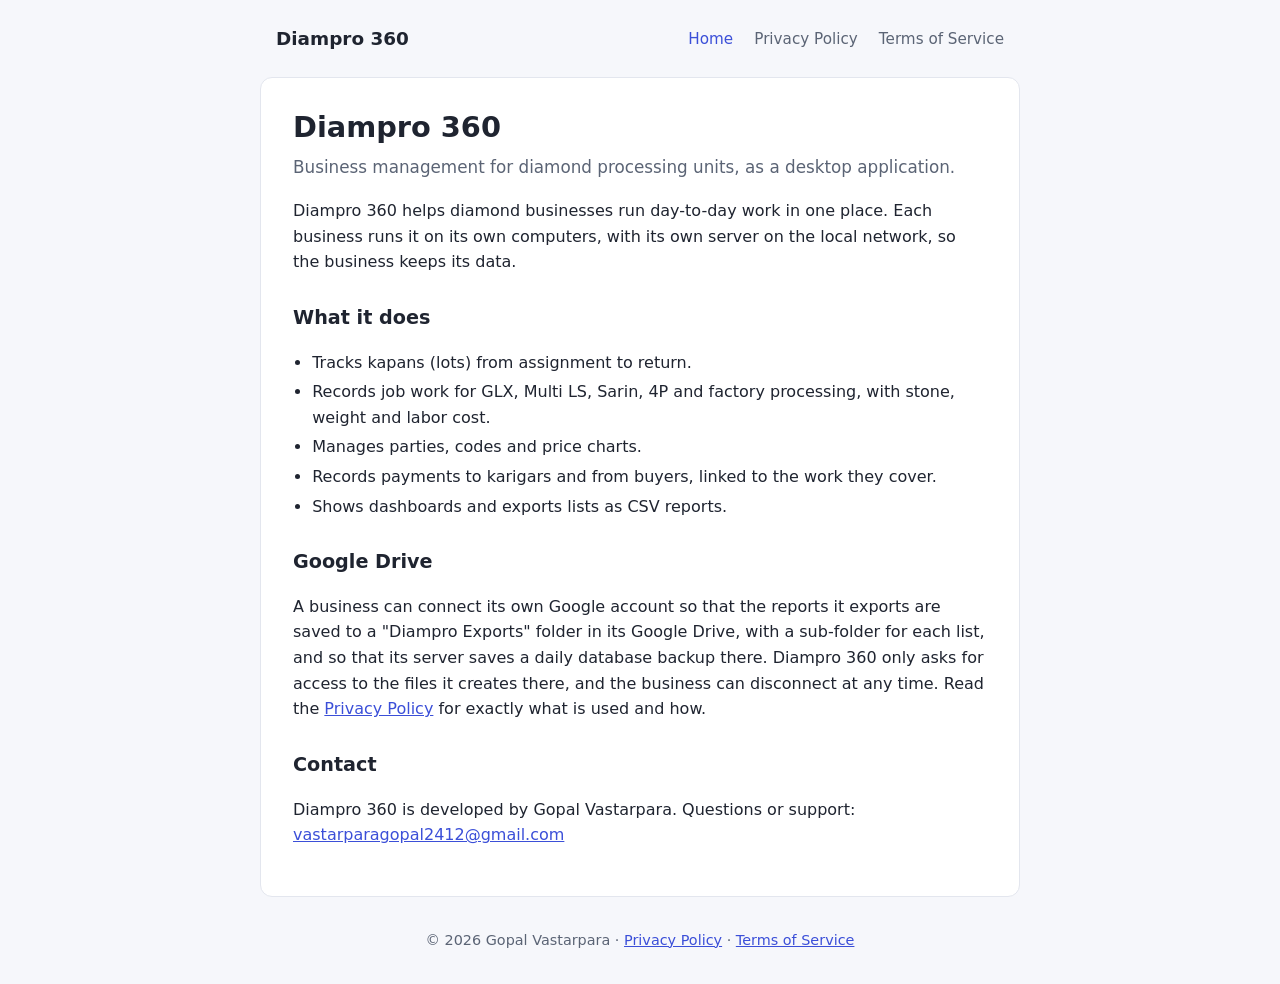
<file: index.html>
<!DOCTYPE html>
<html lang="en">
<head>
    <meta charset="utf-8">
    <meta name="viewport" content="width=device-width, initial-scale=1">
    <title>Diampro 360</title>
    <meta name="description" content="Diampro 360 is a desktop application for diamond processing businesses: kapan tracking, job work, payments and reports.">
    <link rel="stylesheet" href="style.css">
</head>
<body>
    <header>
        <a class="brand" href="./">Diampro 360</a>
        <nav>
            <a href="./" aria-current="page">Home</a>
            <a href="privacy.html">Privacy Policy</a>
            <a href="terms.html">Terms of Service</a>
        </nav>
    </header>

    <main>
        <h1>Diampro 360</h1>
        <p class="lead">Business management for diamond processing units, as a desktop application.</p>

        <p>
            Diampro 360 helps diamond businesses run day-to-day work in one place. Each business runs it on its own
            computers, with its own server on the local network, so the business keeps its data.
        </p>

        <h2>What it does</h2>
        <ul>
            <li>Tracks kapans (lots) from assignment to return.</li>
            <li>Records job work for GLX, Multi LS, Sarin, 4P and factory processing, with stone, weight and labor cost.</li>
            <li>Manages parties, codes and price charts.</li>
            <li>Records payments to karigars and from buyers, linked to the work they cover.</li>
            <li>Shows dashboards and exports lists as CSV reports.</li>
        </ul>

        <h2>Google Drive</h2>
        <p>
            A business can connect its own Google account so that the reports it exports are saved to a
            "Diampro Exports" folder in its Google Drive, with a sub-folder for each list, and so that its server
            saves a daily database backup there. Diampro 360 only asks for access to the files it creates
            there, and the business can disconnect at any time. Read the <a href="privacy.html">Privacy Policy</a>
            for exactly what is used and how.
        </p>

        <h2>Contact</h2>
        <p>
            Diampro 360 is developed by Gopal Vastarpara.
            Questions or support: <a href="mailto:vastarparagopal2412@gmail.com">vastarparagopal2412@gmail.com</a>
        </p>
    </main>

    <footer>
        © 2026 Gopal Vastarpara · <a href="privacy.html">Privacy Policy</a> · <a href="terms.html">Terms of Service</a>
    </footer>
</body>
</html>
</file>
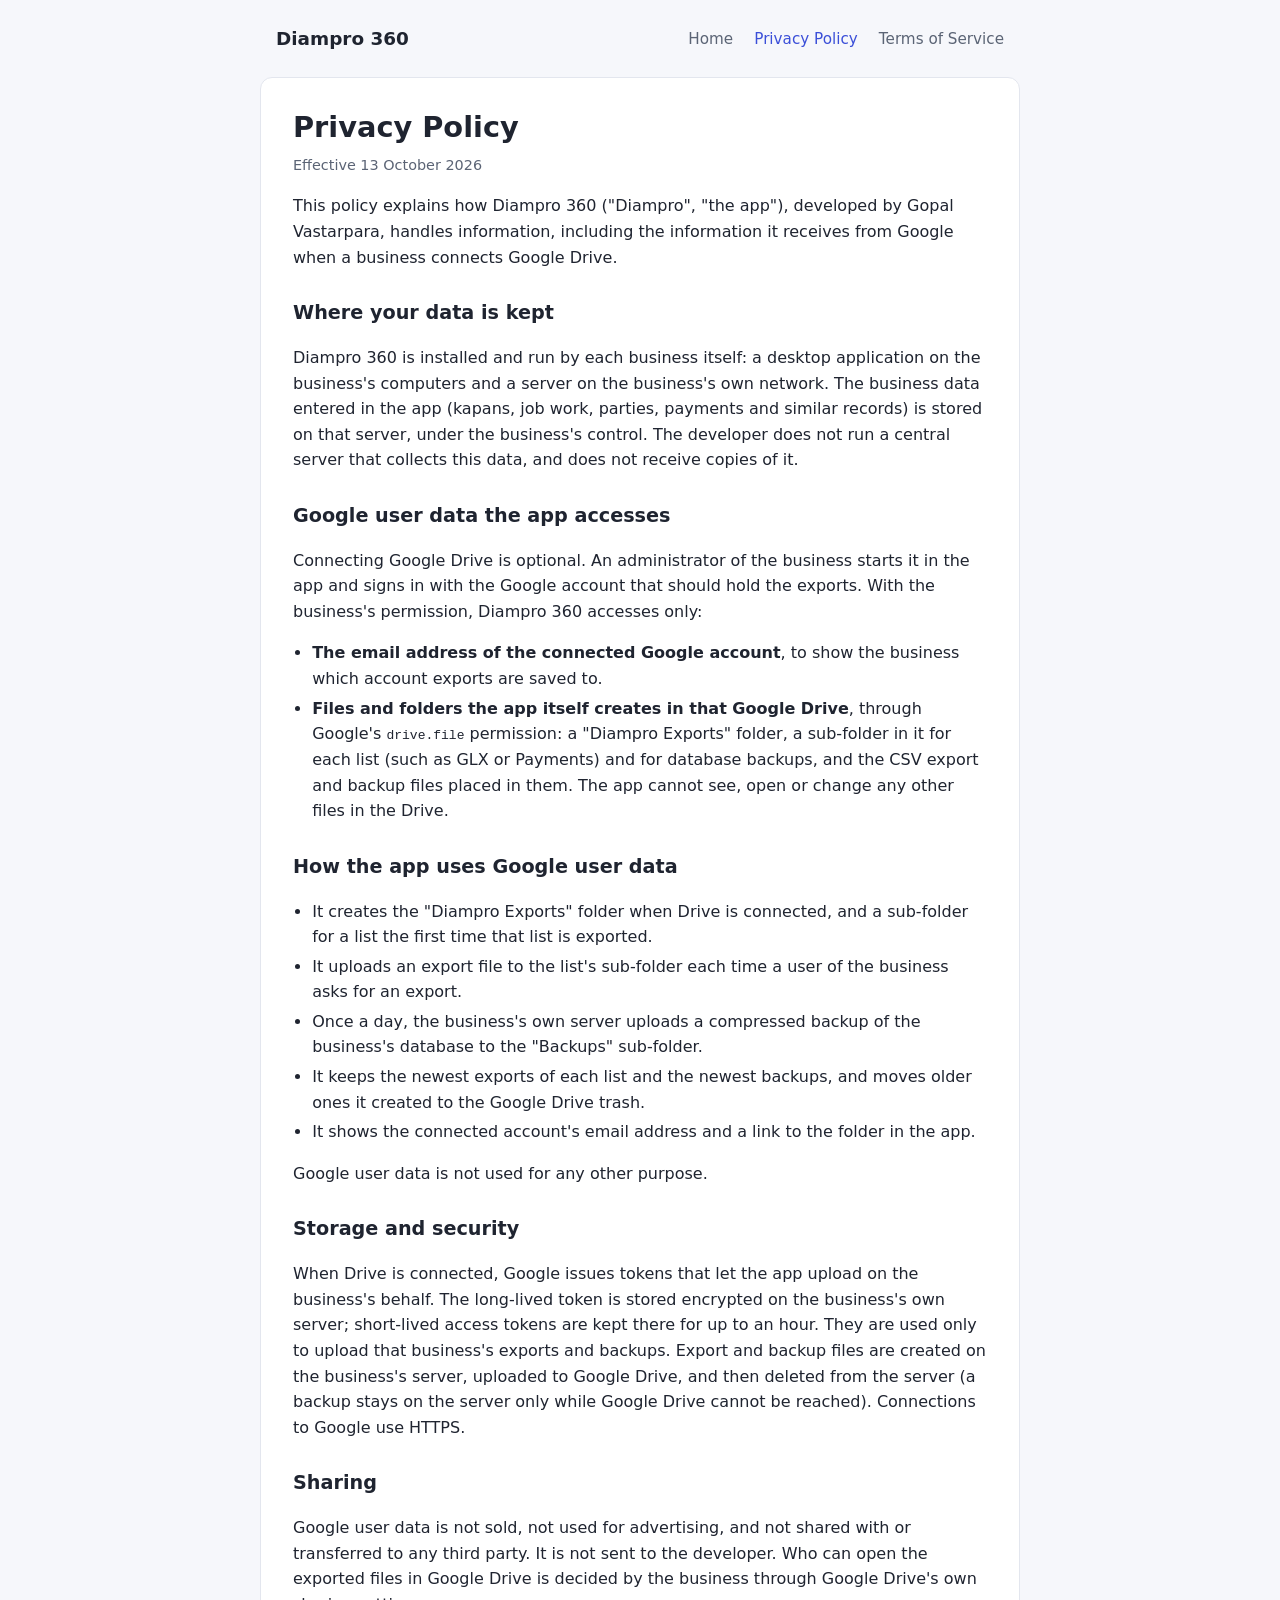
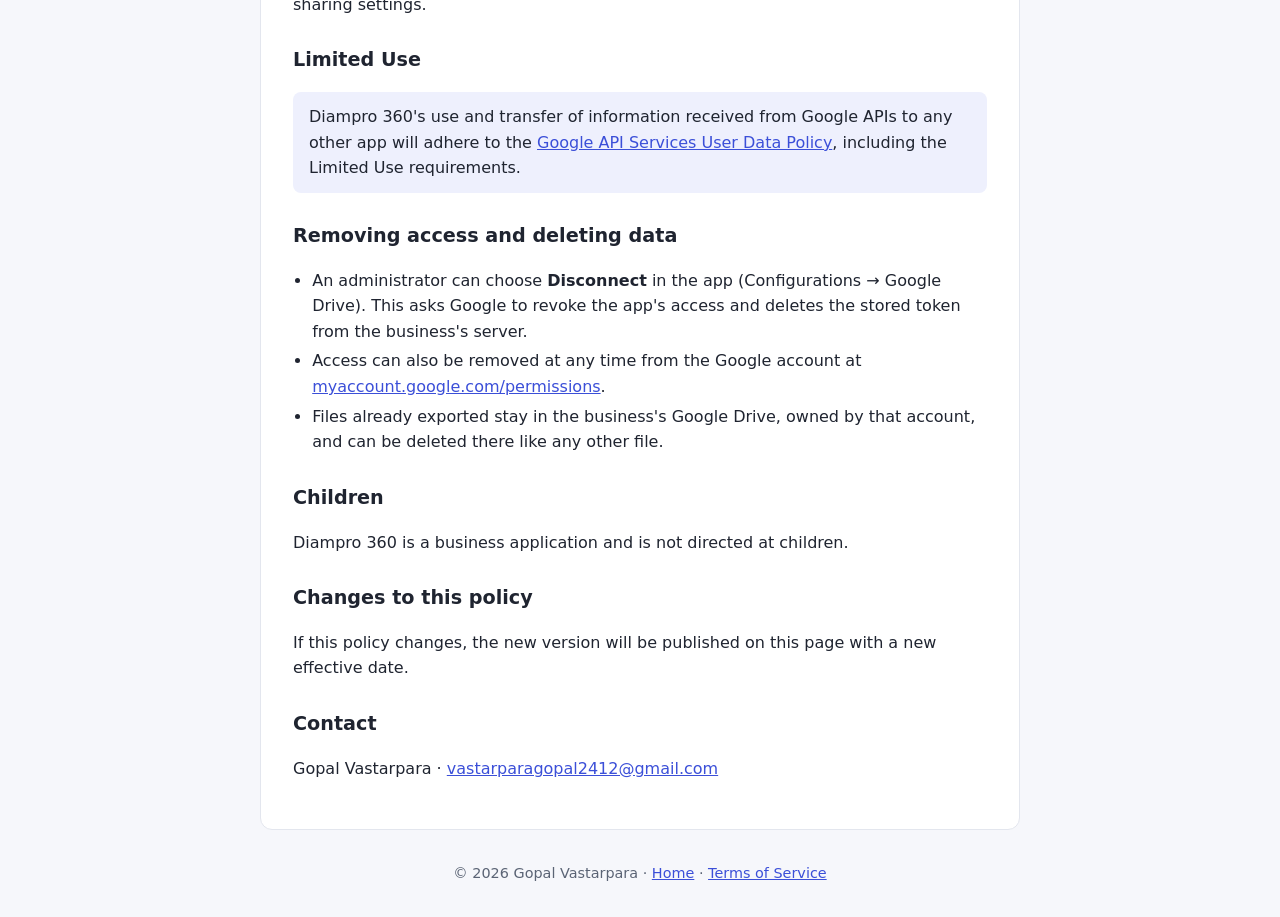
<file: privacy.html>
<!DOCTYPE html>
<html lang="en">
<head>
    <meta charset="utf-8">
    <meta name="viewport" content="width=device-width, initial-scale=1">
    <title>Privacy Policy · Diampro 360</title>
    <meta name="description" content="How Diampro 360 handles business data and Google user data.">
    <link rel="stylesheet" href="style.css">
</head>
<body>
    <header>
        <a class="brand" href="./">Diampro 360</a>
        <nav>
            <a href="./">Home</a>
            <a href="privacy.html" aria-current="page">Privacy Policy</a>
            <a href="terms.html">Terms of Service</a>
        </nav>
    </header>

    <main>
        <h1>Privacy Policy</h1>
        <p class="updated">Effective 13 October 2026</p>

        <p>
            This policy explains how Diampro 360 ("Diampro", "the app"), developed by Gopal Vastarpara, handles
            information, including the information it receives from Google when a business connects Google Drive.
        </p>

        <h2>Where your data is kept</h2>
        <p>
            Diampro 360 is installed and run by each business itself: a desktop application on the business's computers
            and a server on the business's own network. The business data entered in the app (kapans, job work, parties,
            payments and similar records) is stored on that server, under the business's control. The developer does
            not run a central server that collects this data, and does not receive copies of it.
        </p>

        <h2>Google user data the app accesses</h2>
        <p>
            Connecting Google Drive is optional. An administrator of the business starts it in the app and signs in with
            the Google account that should hold the exports. With the business's permission, Diampro 360 accesses only:
        </p>
        <ul>
            <li>
                <strong>The email address of the connected Google account</strong>, to show the business which account
                exports are saved to.
            </li>
            <li>
                <strong>Files and folders the app itself creates in that Google Drive</strong>, through Google's
                <code>drive.file</code> permission: a "Diampro Exports" folder, a sub-folder in it for each list (such as
                GLX or Payments) and for database backups, and the CSV export and backup files placed in them. The app
                cannot see, open or change any other files in the Drive.
            </li>
        </ul>

        <h2>How the app uses Google user data</h2>
        <ul>
            <li>It creates the "Diampro Exports" folder when Drive is connected, and a sub-folder for a list the first time that list is exported.</li>
            <li>It uploads an export file to the list's sub-folder each time a user of the business asks for an export.</li>
            <li>Once a day, the business's own server uploads a compressed backup of the business's database to the "Backups" sub-folder.</li>
            <li>It keeps the newest exports of each list and the newest backups, and moves older ones it created to the Google Drive trash.</li>
            <li>It shows the connected account's email address and a link to the folder in the app.</li>
        </ul>
        <p>Google user data is not used for any other purpose.</p>

        <h2>Storage and security</h2>
        <p>
            When Drive is connected, Google issues tokens that let the app upload on the business's behalf. The
            long-lived token is stored encrypted on the business's own server; short-lived access tokens are kept there
            for up to an hour. They are used only to upload that business's exports and backups. Export and backup
            files are created on the business's server, uploaded to Google Drive, and then deleted from the server (a
            backup stays on the server only while Google Drive cannot be reached). Connections to Google use HTTPS.
        </p>

        <h2>Sharing</h2>
        <p>
            Google user data is not sold, not used for advertising, and not shared with or transferred to any third
            party. It is not sent to the developer. Who can open the exported files in Google Drive is decided by the
            business through Google Drive's own sharing settings.
        </p>

        <h2>Limited Use</h2>
        <p class="note">
            Diampro 360's use and transfer of information received from Google APIs to any other app will adhere to the
            <a href="https://developers.google.com/terms/api-services-user-data-policy">Google API Services User Data
            Policy</a>, including the Limited Use requirements.
        </p>

        <h2>Removing access and deleting data</h2>
        <ul>
            <li>
                An administrator can choose <strong>Disconnect</strong> in the app (Configurations → Google Drive). This
                asks Google to revoke the app's access and deletes the stored token from the business's server.
            </li>
            <li>
                Access can also be removed at any time from the Google account at
                <a href="https://myaccount.google.com/permissions">myaccount.google.com/permissions</a>.
            </li>
            <li>
                Files already exported stay in the business's Google Drive, owned by that account, and can be deleted
                there like any other file.
            </li>
        </ul>

        <h2>Children</h2>
        <p>Diampro 360 is a business application and is not directed at children.</p>

        <h2>Changes to this policy</h2>
        <p>
            If this policy changes, the new version will be published on this page with a new effective date.
        </p>

        <h2>Contact</h2>
        <p>
            Gopal Vastarpara · <a href="mailto:vastarparagopal2412@gmail.com">vastarparagopal2412@gmail.com</a>
        </p>
    </main>

    <footer>
        © 2026 Gopal Vastarpara · <a href="./">Home</a> · <a href="terms.html">Terms of Service</a>
    </footer>
</body>
</html>
</file>
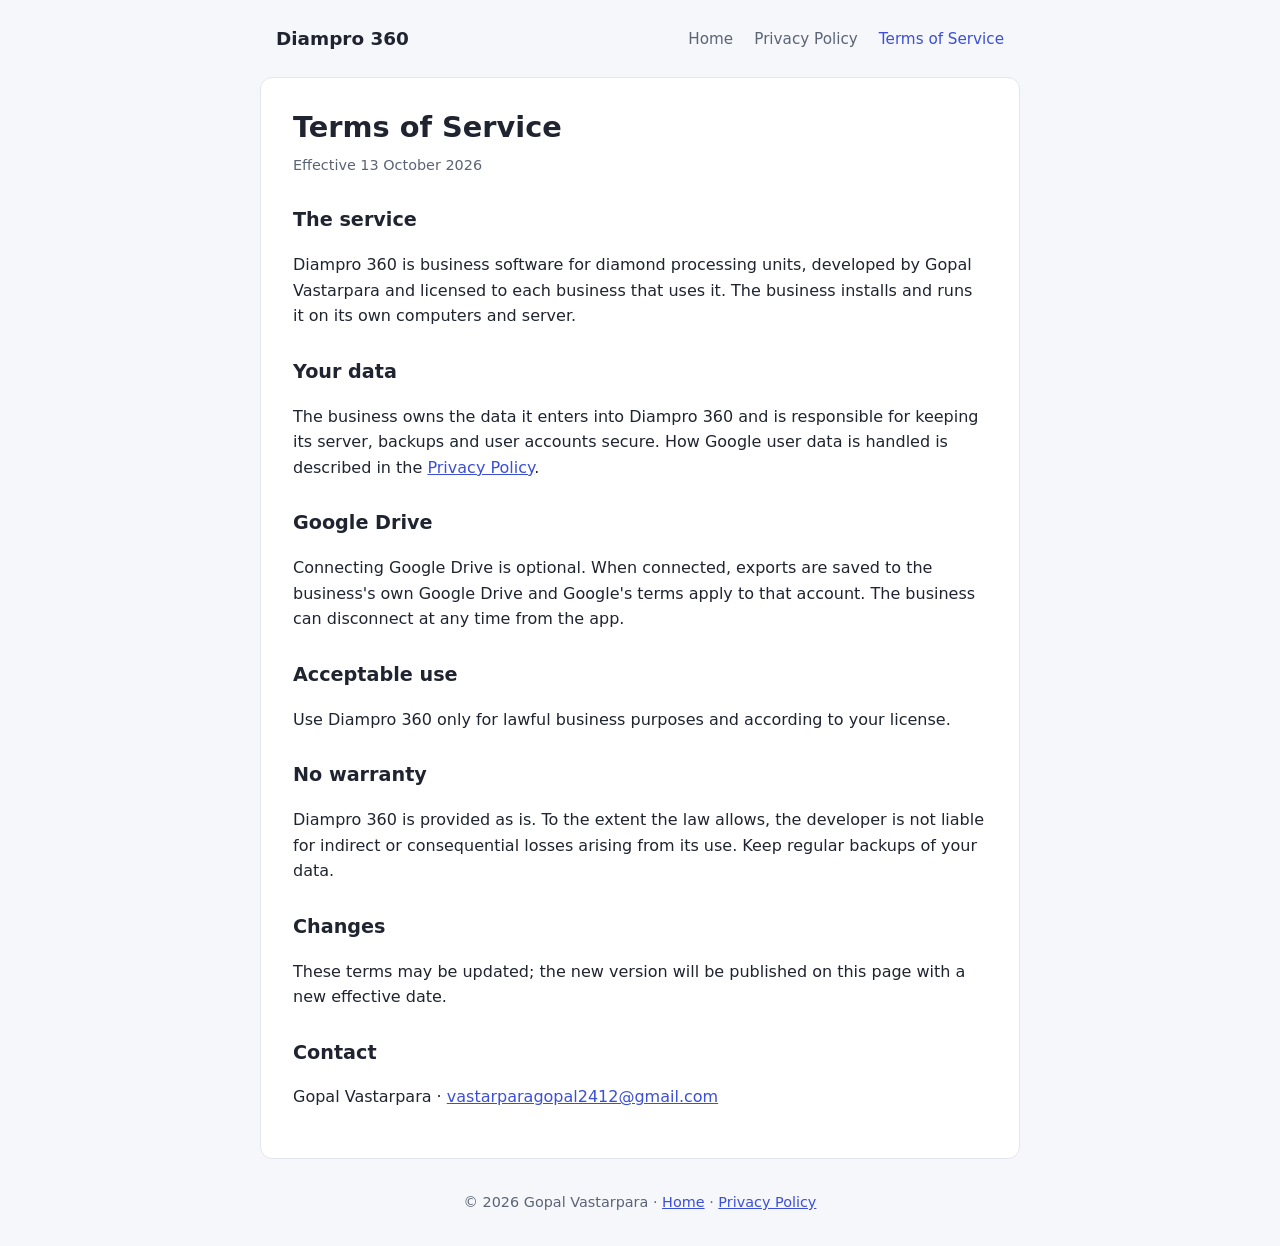
<file: terms.html>
<!DOCTYPE html>
<html lang="en">
<head>
    <meta charset="utf-8">
    <meta name="viewport" content="width=device-width, initial-scale=1">
    <title>Terms of Service · Diampro 360</title>
    <meta name="description" content="Terms for using Diampro 360.">
    <link rel="stylesheet" href="style.css">
</head>
<body>
    <header>
        <a class="brand" href="./">Diampro 360</a>
        <nav>
            <a href="./">Home</a>
            <a href="privacy.html">Privacy Policy</a>
            <a href="terms.html" aria-current="page">Terms of Service</a>
        </nav>
    </header>

    <main>
        <h1>Terms of Service</h1>
        <p class="updated">Effective 13 October 2026</p>

        <h2>The service</h2>
        <p>
            Diampro 360 is business software for diamond processing units, developed by Gopal Vastarpara and licensed to
            each business that uses it. The business installs and runs it on its own computers and server.
        </p>

        <h2>Your data</h2>
        <p>
            The business owns the data it enters into Diampro 360 and is responsible for keeping its server, backups and
            user accounts secure. How Google user data is handled is described in the
            <a href="privacy.html">Privacy Policy</a>.
        </p>

        <h2>Google Drive</h2>
        <p>
            Connecting Google Drive is optional. When connected, exports are saved to the business's own Google Drive and
            Google's terms apply to that account. The business can disconnect at any time from the app.
        </p>

        <h2>Acceptable use</h2>
        <p>Use Diampro 360 only for lawful business purposes and according to your license.</p>

        <h2>No warranty</h2>
        <p>
            Diampro 360 is provided as is. To the extent the law allows, the developer is not liable for indirect or
            consequential losses arising from its use. Keep regular backups of your data.
        </p>

        <h2>Changes</h2>
        <p>These terms may be updated; the new version will be published on this page with a new effective date.</p>

        <h2>Contact</h2>
        <p>
            Gopal Vastarpara · <a href="mailto:vastarparagopal2412@gmail.com">vastarparagopal2412@gmail.com</a>
        </p>
    </main>

    <footer>
        © 2026 Gopal Vastarpara · <a href="./">Home</a> · <a href="privacy.html">Privacy Policy</a>
    </footer>
</body>
</html>
</file>
<file: style.css>
:root {
    --bg: #f6f7fb;
    --surface: #ffffff;
    --text: #1f2430;
    --muted: #5b6475;
    --border: #e3e6ee;
    --accent: #3b4fd8;
    --accent-soft: #eef0fd;
}

@media (prefers-color-scheme: dark) {
    :root {
        --bg: #12141a;
        --surface: #1b1e27;
        --text: #e7e9ef;
        --muted: #a3aabb;
        --border: #2c3140;
        --accent: #8d9bff;
        --accent-soft: #232845;
    }
}

* { box-sizing: border-box; }

body {
    margin: 0;
    background: var(--bg);
    color: var(--text);
    font-family: system-ui, -apple-system, "Segoe UI", Roboto, sans-serif;
    line-height: 1.6;
}

a { color: var(--accent); }

header, main, footer {
    max-width: 760px;
    margin: 0 auto;
    padding: 0 16px;
}

header {
    display: flex;
    align-items: center;
    justify-content: space-between;
    flex-wrap: wrap;
    gap: 12px;
    padding-top: 24px;
    padding-bottom: 8px;
}

.brand {
    font-weight: 700;
    font-size: 1.15rem;
    color: var(--text);
    text-decoration: none;
}

nav a {
    margin-left: 16px;
    color: var(--muted);
    text-decoration: none;
    font-size: 0.95rem;
}

nav a:first-child { margin-left: 0; }

nav a:hover, nav a[aria-current="page"] { color: var(--accent); }

main {
    margin-top: 16px;
    margin-bottom: 32px;
    background: var(--surface);
    border: 1px solid var(--border);
    border-radius: 12px;
    padding: 32px;
}

h1 { font-size: 1.8rem; line-height: 1.25; margin: 0 0 8px; }
h2 { font-size: 1.2rem; margin: 28px 0 8px; }

.lead { font-size: 1.05rem; color: var(--muted); margin-top: 0; }
.updated { color: var(--muted); font-size: 0.9rem; margin-top: 0; }

.note {
    background: var(--accent-soft);
    border-radius: 8px;
    padding: 12px 16px;
}

ul { padding-left: 1.2rem; }
li { margin: 4px 0; }

footer {
    padding-bottom: 32px;
    color: var(--muted);
    font-size: 0.9rem;
    text-align: center;
}

@media (max-width: 792px) {
    main { margin-left: 16px; margin-right: 16px; }
}

@media (max-width: 520px) {
    main { padding: 20px; }
    h1 { font-size: 1.5rem; }
}
</file>
